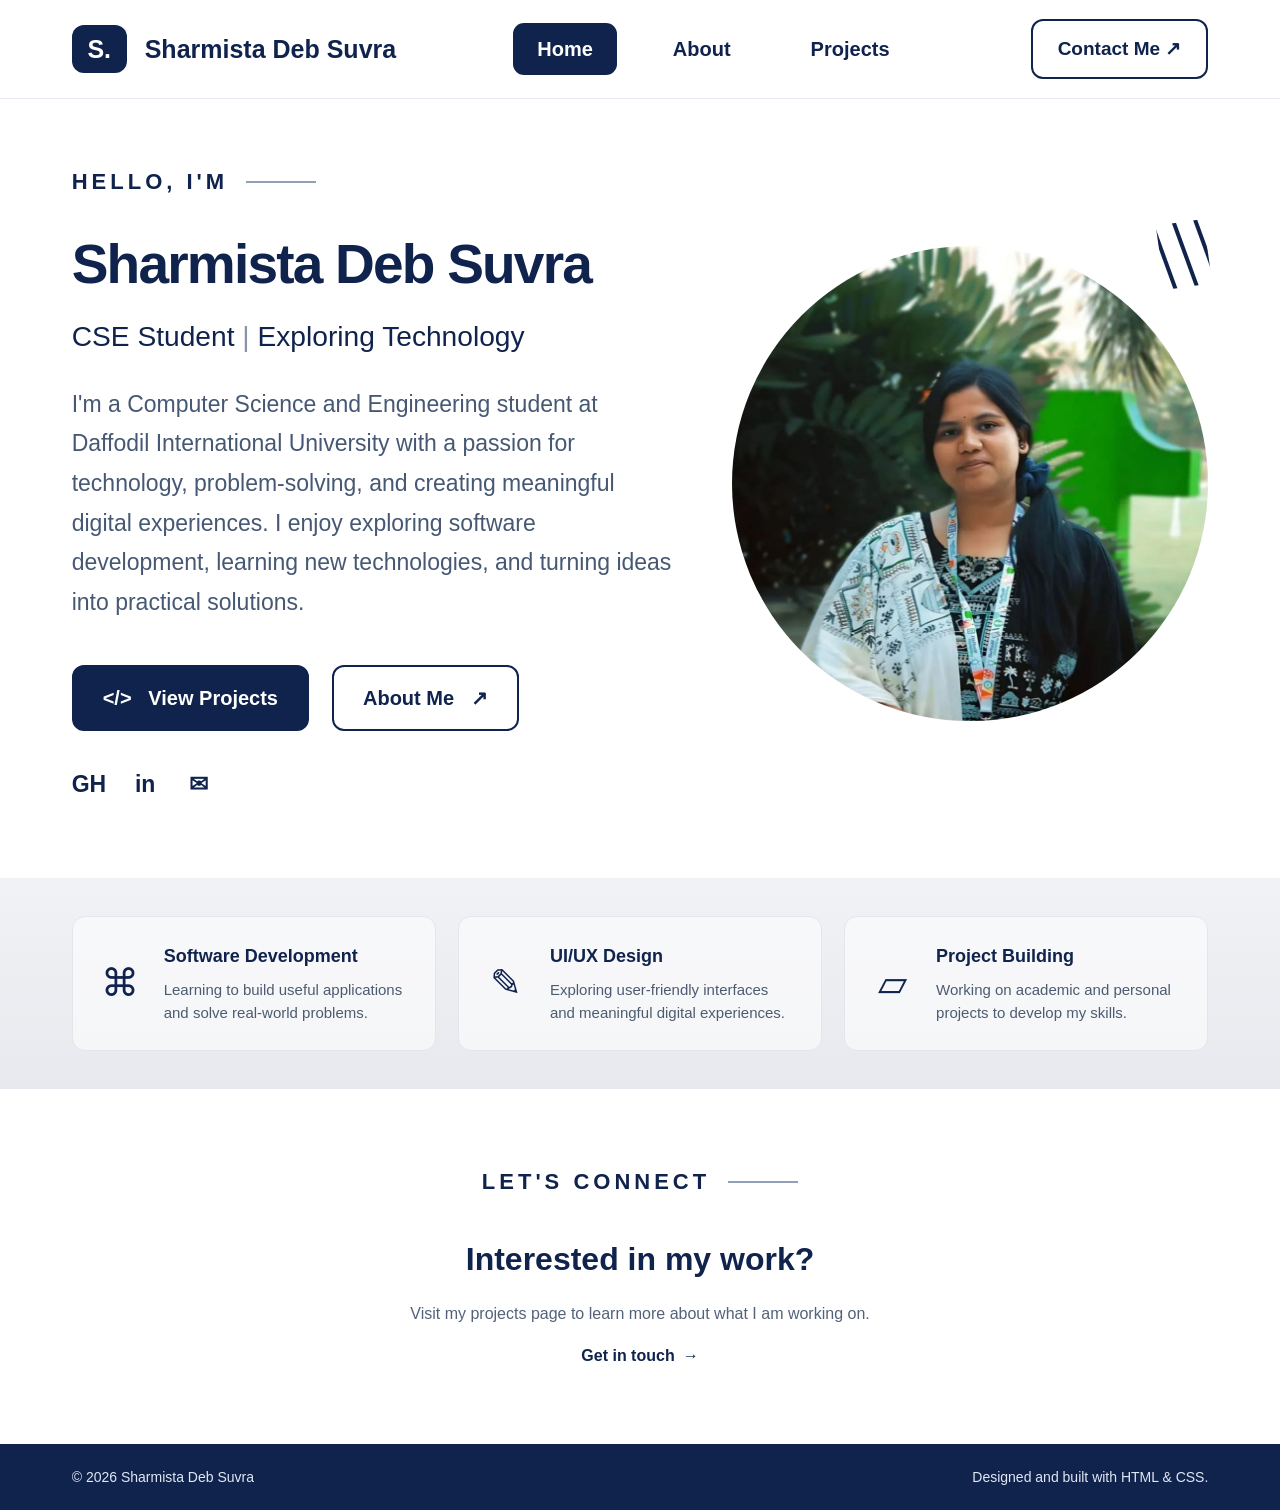
<file: index.html>
<!DOCTYPE html>
<html lang="en">
<head>
    <meta charset="UTF-8">
    <meta name="viewport" content="width=device-width, initial-scale=1.0">
    <meta name="description" content="Personal portfolio of Sharmista Deb Suvra, a Computer Science and Engineering student.">
    <title>Home | Sharmista Deb Suvra</title>
    <link rel="stylesheet" href="./style.css">
</head>
<body>
    <header class="site-header">
        <nav class="navbar container" aria-label="Main navigation">
            <a class="brand" href="index.html" aria-label="Sharmista Deb Suvra home">
                <span class="brand-mark">S.</span>
                <span>Sharmista Deb Suvra</span>
            </a>
            <ul class="nav-links">
                <li><a class="active" href="index.html" aria-current="page">Home</a></li>
                <li><a href="about.html">About</a></li>
                <li><a href="projects.html">Projects</a></li>
            </ul>
            <a class="nav-contact" href="projects.html#contact">Contact Me <span aria-hidden="true">↗</span></a>
        </nav>
    </header>

    <main>
        <section class="hero container">
            <div class="hero-copy">
                <p class="eyebrow">HELLO, I'M <span></span></p>
                <h1>Sharmista Deb Suvra</h1>
                <h2>CSE Student <span class="separator">|</span> Exploring Technology</h2>
                <p class="hero-description">
                    I'm a Computer Science and Engineering student at Daffodil International University with a passion for technology, problem-solving, and creating meaningful digital experiences. I enjoy exploring software development, learning new technologies, and turning ideas into practical solutions.
                </p>
                <div class="hero-actions">
                    <a class="button button-primary" href="projects.html">&lt;/&gt; &nbsp; View Projects</a>
                    <a class="button button-outline" href="about.html">About Me &nbsp; ↗</a>
                </div>
                <div class="social-links" aria-label="Social links">
                    <a href="https://github.com/suvra-codes" target="_blank" rel="noopener noreferrer" aria-label="GitHub">GH</a>
                    <a href="https://www.linkedin.com/" target="_blank" rel="noopener noreferrer" aria-label="LinkedIn">in</a>
                    <a href="mailto:your-email@example.com" aria-label="Email">✉</a>
                </div>
            </div>
            <div class="hero-visual">
                <div class="portrait-shape"></div>
                <img class="profile-photo" src="./profile.jpeg" alt="Portrait of Sharmista Deb Suvra">
                <span class="spark spark-one" aria-hidden="true">✳</span>
                <span class="spark spark-two" aria-hidden="true">✦</span>
            </div>
        </section>

        <section class="focus-section">
            <div class="container focus-grid">
                <article class="focus-card">
                    <div class="focus-icon" aria-hidden="true">⌘</div>
                    <div>
                        <h3>Software Development</h3>
                        <p>Learning to build useful applications and solve real-world problems.</p>
                    </div>
                </article>
                <article class="focus-card">
                    <div class="focus-icon" aria-hidden="true">✎</div>
                    <div>
                        <h3>UI/UX Design</h3>
                        <p>Exploring user-friendly interfaces and meaningful digital experiences.</p>
                    </div>
                </article>
                <article class="focus-card">
                    <div class="focus-icon" aria-hidden="true">▱</div>
                    <div>
                        <h3>Project Building</h3>
                        <p>Working on academic and personal projects to develop my skills.</p>
                    </div>
                </article>
            </div>
        </section>

        <section class="home-cta container">
            <p class="eyebrow">LET'S CONNECT <span></span></p>
            <h2>Interested in my work?</h2>
            <p>Visit my projects page to learn more about what I am working on.</p>
            <a class="text-link" href="projects.html#contact">Get in touch <span aria-hidden="true">→</span></a>
        </section>
    </main>

    <footer class="site-footer">
        <div class="container footer-inner">
            <p>© 2026 Sharmista Deb Suvra</p>
            <p>Designed and built with HTML &amp; CSS.</p>
        </div>
    </footer>
</body>
</html>
</file>
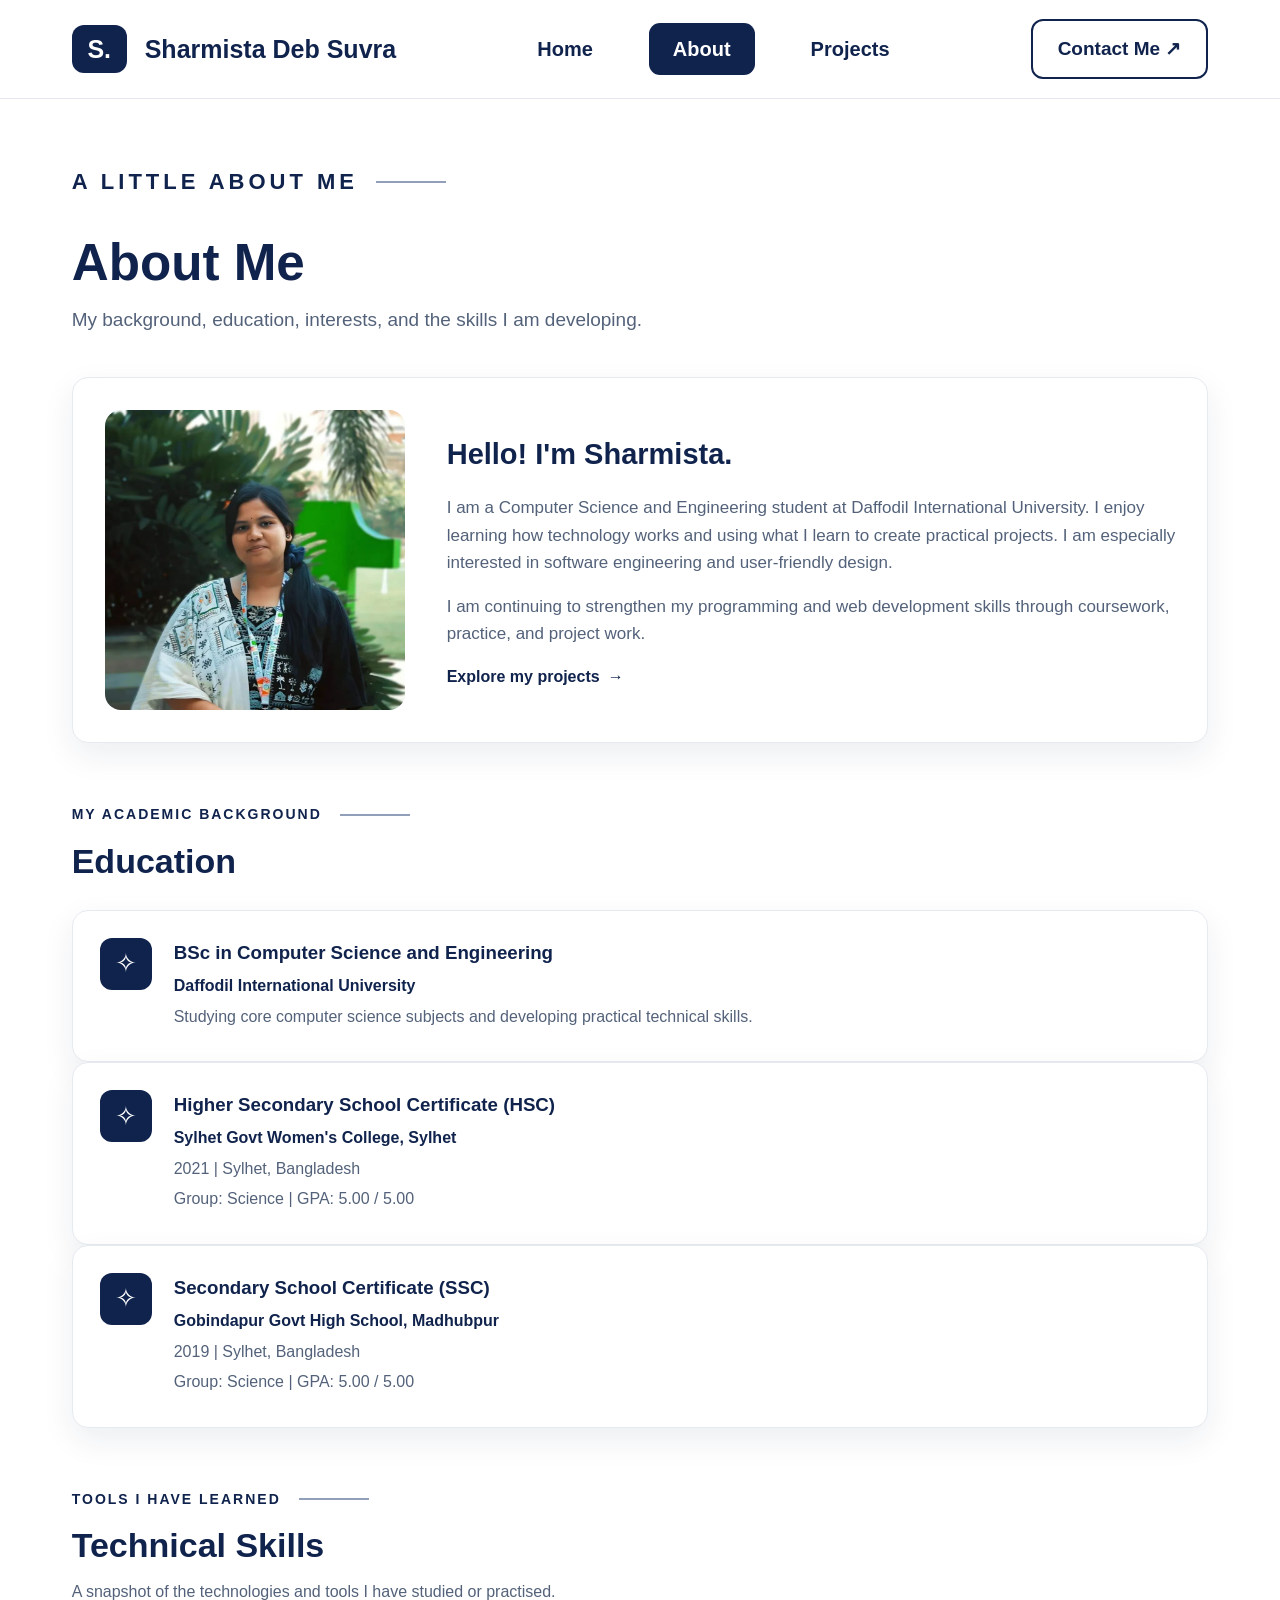
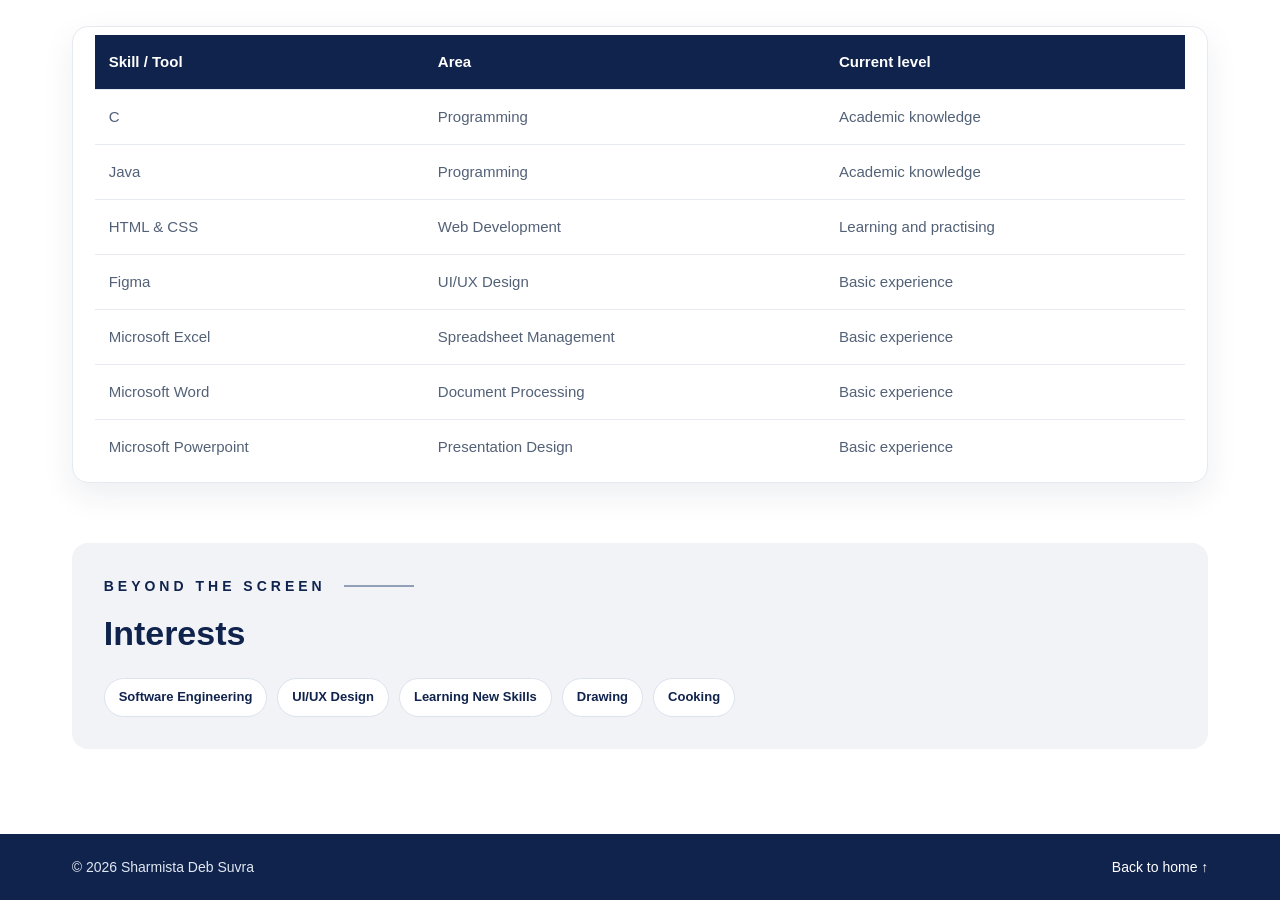
<file: about.html>
<!DOCTYPE html>
<html lang="en">
<head>
    <meta charset="UTF-8">
    <meta name="viewport" content="width=device-width, initial-scale=1.0">
    <meta name="description" content="Learn about Sharmista Deb Suvra, her education and technical skills.">
    <title>About | Sharmista Deb Suvra</title>
    <link rel="stylesheet" href="./style.css">
</head>
<body>
    <header class="site-header">
        <nav class="navbar container" aria-label="Main navigation">
            <a class="brand" href="index.html" aria-label="Sharmista Deb Suvra home">
                <span class="brand-mark">S.</span><span>Sharmista Deb Suvra</span>
            </a>
            <ul class="nav-links">
                <li><a href="index.html">Home</a></li>
                <li><a class="active" href="about.html" aria-current="page">About</a></li>
                <li><a href="projects.html">Projects</a></li>
            </ul>
            <a class="nav-contact" href="projects.html#contact">Contact Me <span aria-hidden="true">↗</span></a>
        </nav>
    </header>

    <main class="page-main container">
        <section class="page-heading">
            <p class="eyebrow">A LITTLE ABOUT ME <span></span></p>
            <h1>About Me</h1>
            <p>My background, education, interests, and the skills I am developing.</p>
        </section>

        <section class="about-intro content-card">
            <div class="about-photo-wrap"><img src="./profile.jpeg" alt="Sharmista Deb Suvra"></div>
            <div>
                <h2>Hello! I'm Sharmista.</h2>
                <p>
                    I am a Computer Science and Engineering student at Daffodil International
                    University. I enjoy learning how technology works and using what I learn to
                    create practical projects. I am especially interested in software engineering
                    and user-friendly design.
                </p>
                <p>
                    I am continuing to strengthen my programming and web development skills
                    through coursework, practice, and project work.
                </p>
                <a class="text-link" href="projects.html">Explore my projects <span aria-hidden="true">→</span></a>
            </div>
        </section>

        <section class="section-block">
            <div class="section-title">
                <p class="eyebrow">MY ACADEMIC BACKGROUND <span></span></p>
                <h2>Education</h2>
            </div>
            <article class="education-card content-card">
                <div class="education-icon" aria-hidden="true">✧</div>
                <div>
                    <h3>BSc in Computer Science and Engineering</h3>
                    <p class="muted">Daffodil International University</p>
                    <p>Studying core computer science subjects and developing practical technical skills.</p>
                </div>
            </article>
            <article class="education-card content-card">
    <div class="education-icon" aria-hidden="true">✧</div>
    <div>
        <h3>Higher Secondary School Certificate (HSC)</h3>
        <p class="muted">Sylhet Govt Women's College, Sylhet</p>
        <p>2021 | Sylhet, Bangladesh</p>
        <p>Group: Science | GPA: 5.00 / 5.00</p>
    </div>
</article>
<article class="education-card content-card">
    <div class="education-icon" aria-hidden="true">✧</div>
    <div>
        <h3>Secondary School Certificate (SSC)</h3>
        <p class="muted">Gobindapur Govt High School, Madhubpur</p>
        <p>2019 | Sylhet, Bangladesh</p>
        <p>Group: Science | GPA: 5.00 / 5.00</p>
    </div>
</article>
        </section>

        <section class="section-block">
            <div class="section-title">
                <p class="eyebrow">TOOLS I HAVE LEARNED <span></span></p>
                <h2>Technical Skills</h2>
                <p class="section-description">A snapshot of the technologies and tools I have studied or practised.</p>
            </div>
            <div class="table-wrap content-card">
                <table>
                    <thead>
                        <tr><th scope="col">Skill / Tool</th><th scope="col">Area</th><th scope="col">Current level</th></tr>
                    </thead>
                    <tbody>
                        <tr><td>C</td><td>Programming</td><td>Academic knowledge</td></tr>
                        <tr><td>Java</td><td>Programming</td><td>Academic knowledge</td></tr>
                        <tr><td>HTML &amp; CSS</td><td>Web Development</td><td>Learning and practising</td></tr>
                        <tr><td>Figma</td><td>UI/UX Design</td><td>Basic experience</td></tr>
                        <tr><td>Microsoft Excel </td><td>Spreadsheet Management</td><td>Basic experience</td></tr>
                        <tr><td>Microsoft Word</td><td>Document Processing</td><td>Basic experience</td></tr>
                        <tr><td>Microsoft Powerpoint</td><td>Presentation Design</td><td>Basic experience</td></tr>
                    </tbody>
                </table>
            </div>
        </section>

        <section class="interests-panel">
            <p class="eyebrow">BEYOND THE SCREEN <span></span></p>
            <h2>Interests</h2>
            <div class="interest-list">
                <span>Software Engineering</span><span>UI/UX Design</span><span>Learning New Skills</span><span>Drawing</span><span>Cooking</span>
            </div>
        </section>
    </main>

    <footer class="site-footer">
        <div class="container footer-inner"><p>© 2026 Sharmista Deb Suvra</p><p><a href="index.html">Back to home ↑</a></p></div>
    </footer>
</body>
</html>
</file>
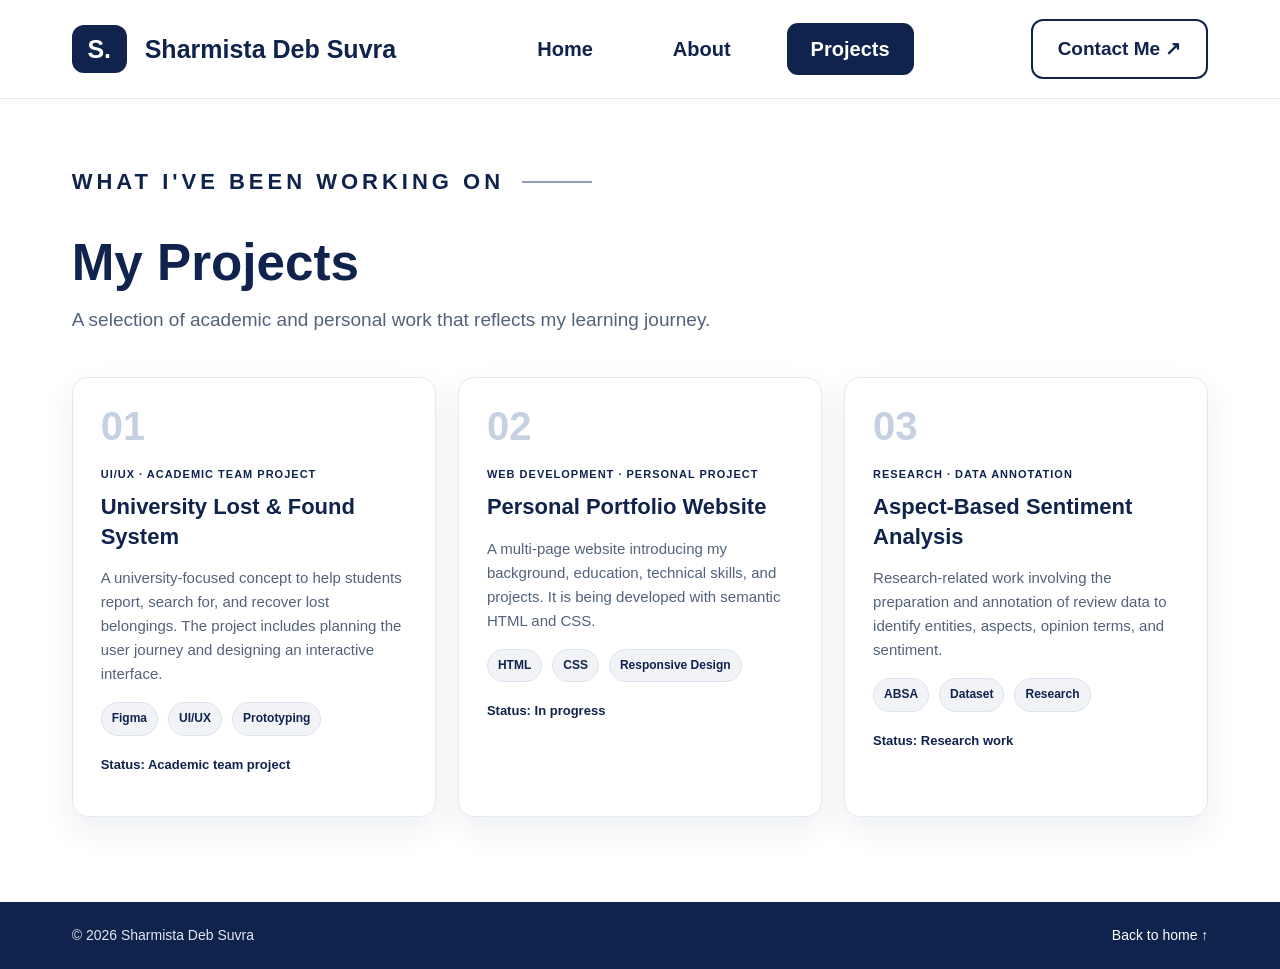
<file: projects.html>
<!DOCTYPE html>
<html lang="en">
<head>
    <meta charset="UTF-8">
    <meta name="viewport" content="width=device-width, initial-scale=1.0">
    <meta name="description" content="Academic and personal projects by Sharmista Deb Suvra.">
    <title>Projects | Sharmista Deb Suvra</title>
    <link rel="stylesheet" href="./style.css">
</head>
<body>
    <header class="site-header">
        <nav class="navbar container" aria-label="Main navigation">
            <a class="brand" href="index.html" aria-label="Sharmista Deb Suvra home">
                <span class="brand-mark">S.</span><span>Sharmista Deb Suvra</span>
            </a>
            <ul class="nav-links">
                <li><a href="index.html">Home</a></li>
                <li><a href="about.html">About</a></li>
                <li><a class="active" href="projects.html" aria-current="page">Projects</a></li>
            </ul>
            <a class="nav-contact" href="#contact">Contact Me <span aria-hidden="true">↗</span></a>
        </nav>
    </header>

    <main class="page-main container">
        <section class="page-heading">
            <p class="eyebrow">WHAT I'VE BEEN WORKING ON <span></span></p>
            <h1>My Projects</h1>
            <p>A selection of academic and personal work that reflects my learning journey.</p>
        </section>

        <section class="projects-grid">
            <article class="project-card content-card">
                <div class="project-number">01</div>
                <p class="project-type">UI/UX · ACADEMIC TEAM PROJECT</p>
                <h2>University Lost &amp; Found System</h2>
                <p>A university-focused concept to help students report, search for, and recover lost belongings. The project includes planning the user journey and designing an interactive interface.</p>
                <div class="tag-list"><span>Figma</span><span>UI/UX</span><span>Prototyping</span></div>
                <p class="project-status">Status: Academic team project</p>
            </article>

            <article class="project-card content-card">
                <div class="project-number">02</div>
                <p class="project-type">WEB DEVELOPMENT · PERSONAL PROJECT</p>
                <h2>Personal Portfolio Website</h2>
                <p>A multi-page website introducing my background, education, technical skills, and projects. It is being developed with semantic HTML and CSS.</p>
                <div class="tag-list"><span>HTML</span><span>CSS</span><span>Responsive Design</span></div>
                <p class="project-status">Status: In progress</p>
            </article>

            <article class="project-card content-card">
                <div class="project-number">03</div>
                <p class="project-type">RESEARCH · DATA ANNOTATION</p>
                <h2>Aspect-Based Sentiment Analysis</h2>
                <p>Research-related work involving the preparation and annotation of review data to identify entities, aspects, opinion terms, and sentiment.</p>
                <div class="tag-list"><span>ABSA</span><span>Dataset</span><span>Research</span></div>
                <p class="project-status">Status: Research work</p>
            </article>
        </section>

        <!-- <section class="contact-section" id="contact"> -->
            <!-- <div class="contact-copy"> -->
                <!-- <p class="eyebrow">SAY HELLO <span></span></p> -->
                <!-- <h2>Contact Me</h2> -->
                <!-- <p>Have a question or want to connect? You can use the form to write a message.</p> -->
                <!-- <p class="contact-hint">Note: This is an HTML-only demonstration form. It will need a server or form service to deliver messages.</p> -->
            <!-- </div> 
            <form class="contact-form content-card" action="#" method="get">
                <label for="full-name">Your name</label>
                <input id="full-name" name="name" type="text" placeholder="Enter your name" required>

                <label for="email">Email address</label>
                <input id="email" name="email" type="email" placeholder="name@example.com" required>

                <fieldset>
                    <legend>What would you like to discuss?</legend>
                    <label class="choice-label"><input type="radio" name="topic" value="project" required> A project</label>
                    <label class="choice-label"><input type="radio" name="topic" value="opportunity"> An opportunity</label>
                </fieldset>

                <label for="subject">Subject</label>
                <select id="subject" name="subject" required>
                    <option value="" selected disabled>Select a subject</option>
                    <option value="general">General question</option>
                    <option value="collaboration">Collaboration</option>
                    <option value="feedback">Website feedback</option>
                </select>

                <label for="message">Your message</label>
                <textarea id="message" name="message" rows="5" placeholder="Write your message here..." required></textarea>

                <label class="choice-label consent-label"><input type="checkbox" name="permission" value="yes"> I agree to be contacted about this message.</label>
                <button class="button button-primary" type="submit">Submit Message <span aria-hidden="true">→</span></button>
            </form>-->
        <!-- </section> -->
    </main>

    <footer class="site-footer">
        <div class="container footer-inner"><p>© 2026 Sharmista Deb Suvra</p><p><a href="index.html">Back to home ↑</a></p></div>
    </footer>
</body>
</html>
</file>
<file: style.css>
/* SHARMISTA DEB SUVRA - PORTFOLIO | HTML + CSS ONLY */
:root {
    --navy: #10234d;
    --navy-dark: #0b1d42;
    --ink: #17243b;
    --muted: #53627a;
    --line: #e6eaf0;
    --soft: #f1f3f7;
    --white: #fff;
    --shadow: 0 12px 32px rgba(16, 35, 77, .08);
}

* { box-sizing: border-box; }
html { scroll-behavior: smooth; }
body {
    margin: 0;
    color: var(--ink);
    background: var(--white);
    font-family: Arial, Helvetica, sans-serif;
    line-height: 1.6;
}
a { color: inherit; }
.container { width: min(1508px, calc(100% - 11.2%)); margin-inline: auto; }

/* Header */
.site-header {
    position: relative;
    z-index: 5;
    background: #fff;
    border-bottom: 1px solid var(--line);
}
.navbar {
    min-height: 98px;
    display: flex;
    align-items: center;
    justify-content: space-between;
    gap: 28px;
}
.brand {
    display: inline-flex;
    align-items: center;
    gap: 18px;
    color: var(--navy);
    text-decoration: none;
    font-size: 25px;
    font-weight: 700;
    white-space: nowrap;
}
.brand-mark {
    display: grid;
    place-items: center;
    width: 55px;
    height: 48px;
    border-radius: 12px;
    color: white;
    background: var(--navy);
    font-size: 25px;
}
.nav-links {
    display: flex;
    align-items: center;
    gap: 32px;
    padding: 0;
    margin: 0;
    list-style: none;
}
.nav-links a {
    display: inline-block;
    padding: 10px 24px;
    border-radius: 11px;
    color: var(--navy);
    text-decoration: none;
    font-size: 20px;
    font-weight: 700;
    transition: background .2s ease, color .2s ease;
}
.nav-links a:hover, .nav-links a.active { color: white; background: var(--navy); }
.nav-contact {
    padding: 13px 25px;
    border: 2px solid var(--navy);
    border-radius: 12px;
    color: var(--navy);
    text-decoration: none;
    font-size: 19px;
    font-weight: 700;
}
.nav-contact:hover { color: white; background: var(--navy); }

/* Homepage hero - text left, circular portrait right */
.hero {
    min-height: 755px;
    display: grid;
    grid-template-columns: 1.12fr .88fr;
    align-items: center;
    gap: 55px;
    padding-block: 65px 75px;
}
.hero-copy { max-width: 790px; }
.eyebrow {
    display: flex;
    align-items: center;
    gap: 18px;
    margin: 0 0 35px;
    color: var(--navy);
    font-size: 22px;
    font-weight: 800;
    letter-spacing: 4px;
}
.eyebrow span { display: inline-block; width: 70px; height: 2px; background: #91a0b8; }
.hero h1 {
    margin: 0;
    color: var(--navy);
    font-size: clamp(42px, 4.3vw, 70px);
    line-height: 1.12;
    letter-spacing: -1.8px;
}
.hero h2 {
    margin: 18px 0 26px;
    color: var(--navy);
    font-size: clamp(23px, 2.2vw, 32px);
    font-weight: 500;
}
.separator { color: #8794a9; }
.hero-description {
    max-width: 750px;
    margin: 0;
    color: #465873;
    font-size: 23px;
    line-height: 1.72;
}
.hero-actions { display: flex; flex-wrap: wrap; gap: 23px; margin-top: 43px; }
.button {
    display: inline-flex;
    justify-content: center;
    align-items: center;
    gap: 9px;
    min-height: 64px;
    padding: 15px 29px;
    border: 2px solid var(--navy);
    border-radius: 12px;
    font: inherit;
    font-size: 20px;
    font-weight: 700;
    text-decoration: none;
    cursor: pointer;
    transition: transform .2s ease, background .2s ease;
}
.button:hover { transform: translateY(-2px); }
.button-primary { color: white; background: var(--navy); }
.button-primary:hover { background: #1b3975; }
.button-outline { color: var(--navy); background: white; }
.button-outline:hover { background: #f3f6fb; }
.social-links { display: flex; align-items: center; gap: 25px; margin-top: 35px; }
.social-links a {
    display: inline-grid;
    place-items: center;
    min-width: 28px;
    min-height: 30px;
    color: var(--navy);
    text-decoration: none;
    font-size: 23px;
    font-weight: 800;
}
.social-links a:hover { opacity: .65; }
.small-note { display: none; }
.hero-visual { position: relative; min-height: 590px; display: grid; place-items: center; }
.portrait-shape { display: none; }
.profile-photo {
    position: relative;
    z-index: 1;
    display: block;
    width: min(100%, 570px);
    aspect-ratio: 1 / 1;
    height: auto;
    object-fit: cover;
    object-position: center center;
    border: 0;
    border-radius: 50%;
    box-shadow: none;
}
.spark { position: absolute; z-index: 2; color: var(--navy); font-size: 0; }
.spark-one {
    top: 34px;
    right: 0;
    width: 48px;
    height: 65px;
    background: repeating-linear-gradient(78deg, transparent 0 8px, var(--navy) 9px 12px, transparent 13px 21px);
    transform: rotate(-8deg);
}
.spark-two { display: none; }

/* Three focus cards under the homepage hero */
.focus-section { padding: 38px 0; background: linear-gradient(180deg, #f1f2f5, #e7e9ee); }
.focus-grid { display: grid; grid-template-columns: repeat(3, 1fr); gap: 22px; }
.focus-card {
    display: flex;
    align-items: center;
    gap: 22px;
    min-height: 135px;
    padding: 24px 25px;
    border: 1px solid #e3e6ec;
    border-radius: 13px;
    background: rgba(255,255,255,.58);
}
.focus-icon { flex: 0 0 44px; color: var(--navy); font-size: 38px; line-height: 1.2; text-align: center; }
.focus-card h3 { margin: 0 0 7px; color: var(--navy); font-size: 18px; }
.focus-card p { margin: 0; color: #4d5b70; font-size: 15px; line-height: 1.55; }
.home-cta { padding-block: 75px; text-align: center; }
.home-cta .eyebrow { justify-content: center; }
.home-cta h2 { margin: 0 0 8px; color: var(--navy); font-size: 32px; }
.home-cta > p:not(.eyebrow) { color: var(--muted); }
.text-link { display: inline-flex; gap: 8px; color: var(--navy); font-weight: 700; text-decoration: none; }
.text-link:hover { text-decoration: underline; }

/* Shared About and Projects page layout */
.page-main { padding-block: 65px 85px; }
.page-heading { max-width: 850px; margin-bottom: 42px; }
.page-heading h1 { margin: 0 0 12px; color: var(--navy); font-size: clamp(40px, 4vw, 54px); line-height: 1.15; }
.page-heading > p:last-child { margin: 0; color: var(--muted); font-size: 19px; }
.content-card { border: 1px solid var(--line); border-radius: 16px; background: white; box-shadow: var(--shadow); }
.about-intro { display: grid; grid-template-columns: 300px 1fr; align-items: center; gap: 42px; padding: 32px; }
.about-photo-wrap { overflow: hidden; height: 300px; border-radius: 16px; background: var(--soft); }
.about-photo-wrap img { width: 100%; height: 100%; object-fit: cover; object-position: center 35%; }
.about-intro h2 { margin: 0 0 12px; color: var(--navy); font-size: 29px; }
.about-intro p { color: var(--muted); font-size: 17px; }
.section-block { margin-top: 60px; }
.section-title { margin-bottom: 22px; }
.section-title .eyebrow { margin-bottom: 8px; font-size: 14px; letter-spacing: 2px; }
.section-title h2, .interests-panel h2 { margin: 0; color: var(--navy); font-size: 34px; }
.section-description { margin: 6px 0 0; color: var(--muted); }
.education-card { display: flex; align-items: flex-start; gap: 22px; padding: 27px; }
.education-icon { display: grid; place-items: center; flex: 0 0 52px; height: 52px; border-radius: 12px; color: white; background: var(--navy); font-size: 26px; }
.education-card h3 { margin: 0 0 4px; color: var(--navy); }
.education-card p { margin: 5px 0; color: var(--muted); }
.education-card .muted { color: var(--navy); font-weight: 700; }
.table-wrap { overflow-x: auto; padding: 8px 22px; }
table { width: 100%; border-collapse: collapse; text-align: left; }
th, td { padding: 15px 14px; border-bottom: 1px solid var(--line); }
th { color: white; background: var(--navy); font-size: 15px; }
td { color: #536177; font-size: 15px; }
tbody tr:last-child td { border-bottom: 0; }
.interests-panel { margin-top: 60px; padding: 32px; border-radius: 16px; background: var(--soft); }
.interests-panel .eyebrow { margin-bottom: 8px; font-size: 14px; }
.interest-list, .tag-list { display: flex; flex-wrap: wrap; gap: 10px; margin-top: 18px; }
.interest-list span, .tag-list span { padding: 8px 14px; border: 1px solid #dce3ee; border-radius: 30px; color: var(--navy); background: white; font-size: 13px; font-weight: 700; }

/* Projects and contact */
.projects-grid { display: grid; grid-template-columns: repeat(3, 1fr); gap: 22px; }
.project-card { position: relative; min-height: 330px; padding: 28px; }
.project-number { color: #c5d1e1; font-size: 40px; font-weight: 800; line-height: 1; }
.project-type { margin: 20px 0 8px; color: var(--navy); font-size: 11px; font-weight: 800; letter-spacing: 1px; }
.project-card h2 { margin: 0 0 13px; color: var(--navy); font-size: 22px; line-height: 1.35; }
.project-card > p:not(.project-type):not(.project-status) { color: var(--muted); font-size: 15px; }
.project-status { margin-top: 19px; color: var(--navy); font-size: 13px; font-weight: 700; }
.tag-list { margin-top: 16px; }
.tag-list span { padding: 6px 10px; font-size: 12px; background: var(--soft); }
.contact-section { display: grid; grid-template-columns: .8fr 1.2fr; align-items: start; gap: 50px; margin-top: 82px; padding-top: 62px; border-top: 1px solid var(--line); }
.contact-copy h2 { margin: 0 0 12px; color: var(--navy); font-size: 38px; }
.contact-copy > p:not(.eyebrow) { color: var(--muted); }
.contact-hint { padding: 14px 16px; border-left: 3px solid #9db2d0; background: var(--soft); font-size: 13px; }
.contact-form { display: flex; flex-direction: column; gap: 10px; padding: 28px; }
.contact-form > label, .contact-form legend { color: var(--navy); font-size: 14px; font-weight: 700; }
.contact-form input:not([type="radio"]):not([type="checkbox"]), .contact-form select, .contact-form textarea { width: 100%; padding: 13px 14px; border: 1px solid #d9e1ec; border-radius: 8px; color: var(--ink); background: white; font: inherit; font-size: 14px; }
.contact-form input:focus, .contact-form select:focus, .contact-form textarea:focus { outline: 2px solid #b7c9e2; border-color: var(--navy); }
.contact-form fieldset { display: flex; flex-wrap: wrap; gap: 16px; margin: 8px 0; padding: 13px; border: 1px solid var(--line); border-radius: 8px; }
.contact-form legend { padding: 0 5px; }
.choice-label { display: inline-flex; align-items: center; gap: 7px; color: var(--muted); font-size: 13px; }
.choice-label input { accent-color: var(--navy); }
.consent-label { margin: 5px 0 9px; }
.contact-form button { align-self: flex-start; }

/* Footer */
.site-footer { color: #e0e7f2; background: var(--navy); }
.footer-inner { display: flex; justify-content: space-between; gap: 20px; padding-block: 22px; font-size: 14px; }
.footer-inner p { margin: 0; }
.footer-inner a { color: white; text-decoration: none; }
.footer-inner a:hover { text-decoration: underline; }

/* Tablet */
@media (max-width: 1050px) {
    .container { width: min(100% - 64px, 900px); }
    .navbar { min-height: 84px; }
    .brand { font-size: 19px; gap: 11px; }
    .brand-mark { width: 43px; height: 42px; font-size: 20px; }
    .nav-links { gap: 8px; }
    .nav-links a { padding: 9px 13px; font-size: 15px; }
    .nav-contact { padding: 10px 14px; font-size: 15px; }
    .hero { min-height: 650px; grid-template-columns: 1.05fr .95fr; gap: 25px; }
    .hero-description { font-size: 18px; }
    .hero-visual { min-height: 430px; }
    .profile-photo { width: min(100%, 430px); }
    .focus-grid, .projects-grid { gap: 14px; }
    .focus-card { padding: 18px; }
}

/* Mobile */
@media (max-width: 650px) {
    .container { width: calc(100% - 36px); }
    .navbar { min-height: auto; flex-wrap: wrap; justify-content: center; gap: 12px; padding-block: 14px; }
    .brand { width: 100%; justify-content: center; font-size: 17px; }
    .brand-mark { width: 36px; height: 36px; border-radius: 9px; font-size: 17px; }
    .nav-links { justify-content: center; gap: 3px; }
    .nav-links a { padding: 8px 12px; font-size: 13px; }
    .nav-contact { display: none; }
    .hero { min-height: auto; grid-template-columns: 1fr; gap: 20px; padding-block: 52px 40px; text-align: center; }
    .hero-copy { margin-inline: auto; }
    .eyebrow, .hero-actions, .social-links { justify-content: center; }
    .eyebrow { margin-bottom: 22px; font-size: 13px; letter-spacing: 2px; }
    .hero h1 { font-size: clamp(35px, 10vw, 48px); letter-spacing: -1px; }
    .hero h2 { margin: 12px 0 17px; font-size: 19px; }
    .hero-description { font-size: 15px; line-height: 1.7; }
    .hero-actions { gap: 10px; margin-top: 24px; }
    .button { min-height: 47px; padding: 10px 15px; font-size: 14px; }
    .social-links { margin-top: 20px; }
    .social-links a { font-size: 17px; }
    .hero-visual { min-height: auto; margin-top: 10px; }
    .profile-photo { width: min(78vw, 330px); }
    .spark-one { top: 0; right: 7%; transform: scale(.75) rotate(-8deg); }
    .focus-section { padding: 25px 0; }
    .focus-grid, .projects-grid { grid-template-columns: 1fr; }
    .focus-card { min-height: auto; }
    .home-cta { padding-block: 50px; }
    .page-main { padding-block: 42px 60px; }
    .page-heading h1 { font-size: 38px; }
    .page-heading > p:last-child { font-size: 15px; }
    .about-intro { grid-template-columns: 1fr; padding: 20px; }
    .about-photo-wrap { width: min(100%, 260px); height: 250px; margin-inline: auto; }
    .about-intro h2 { font-size: 23px; }
    .section-block, .interests-panel { margin-top: 42px; }
    .education-card { padding: 18px; }
    .table-wrap { padding: 5px 10px; }
    th, td { padding: 10px 8px; font-size: 12px; }
    .contact-section { grid-template-columns: 1fr; gap: 22px; margin-top: 55px; padding-top: 40px; }
    .contact-form { padding: 19px; }
    .footer-inner { flex-direction: column; align-items: center; text-align: center; gap: 5px; }
}
</file>
